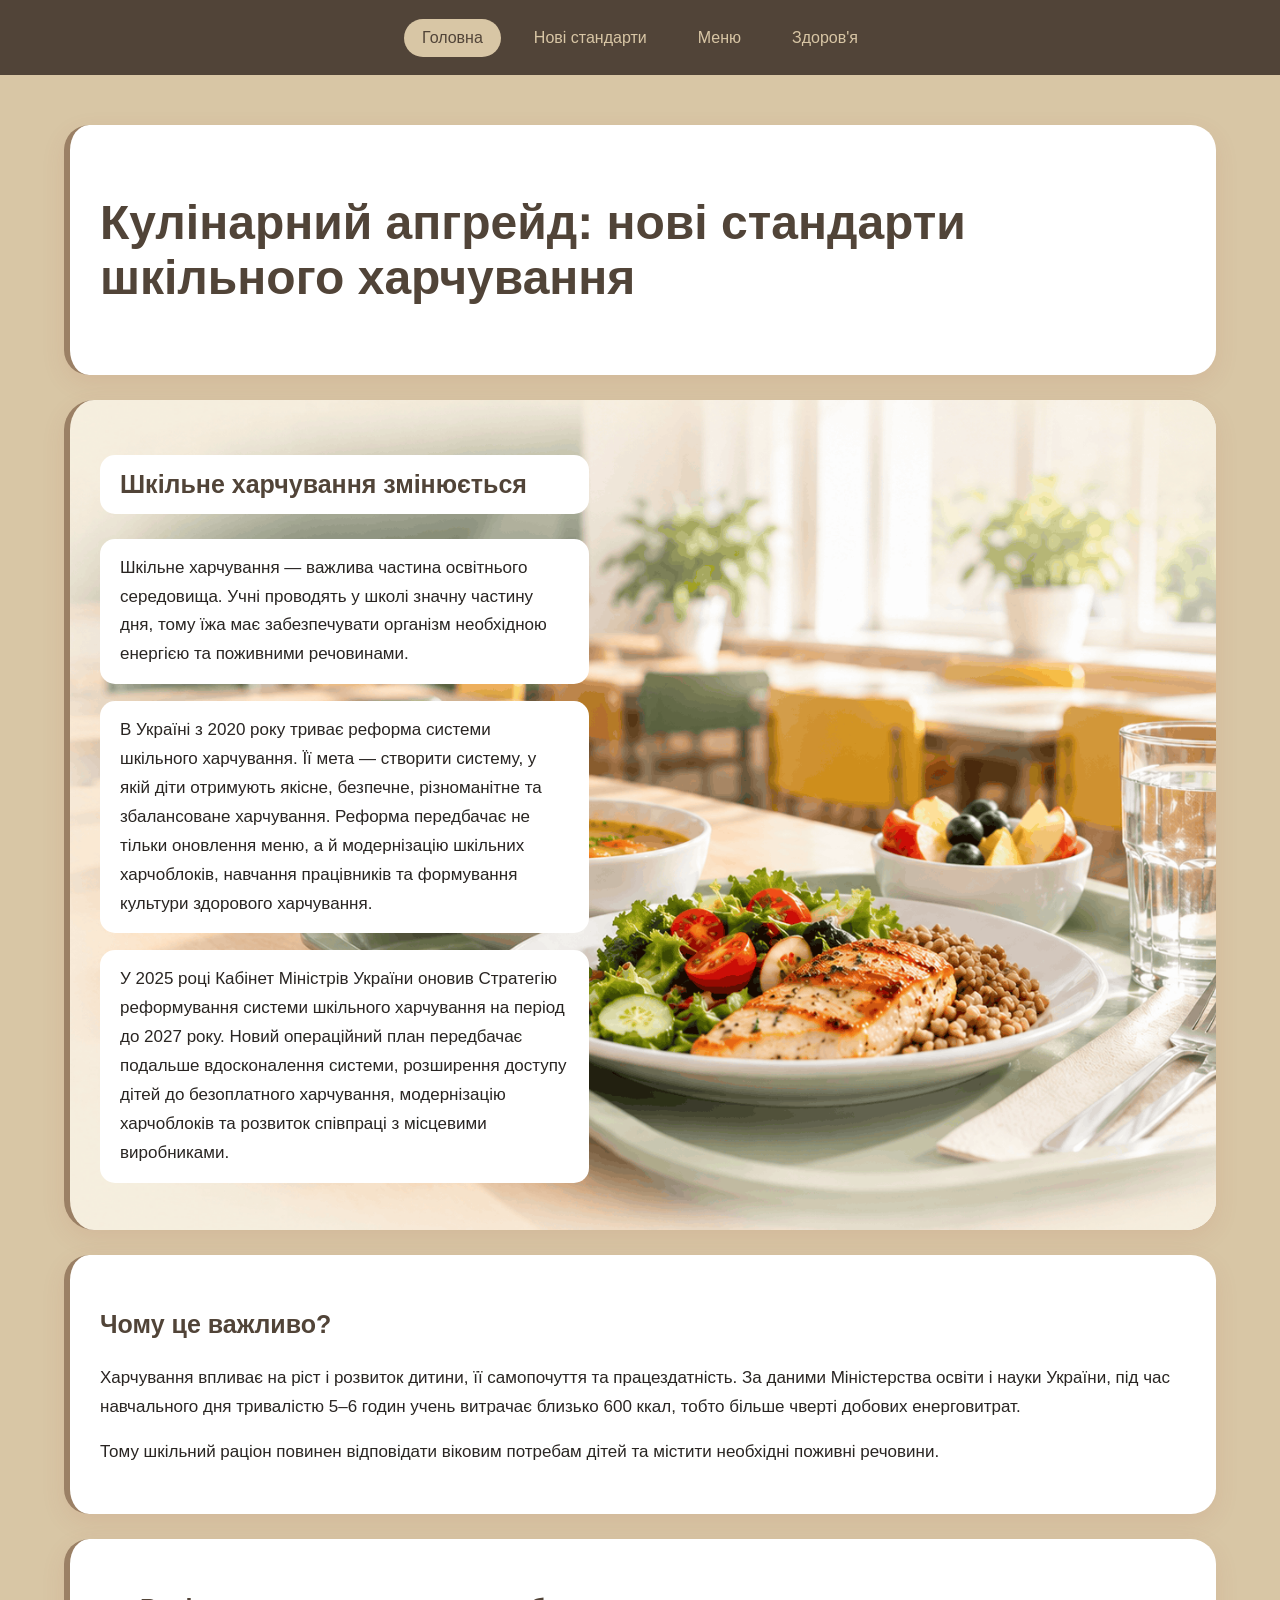
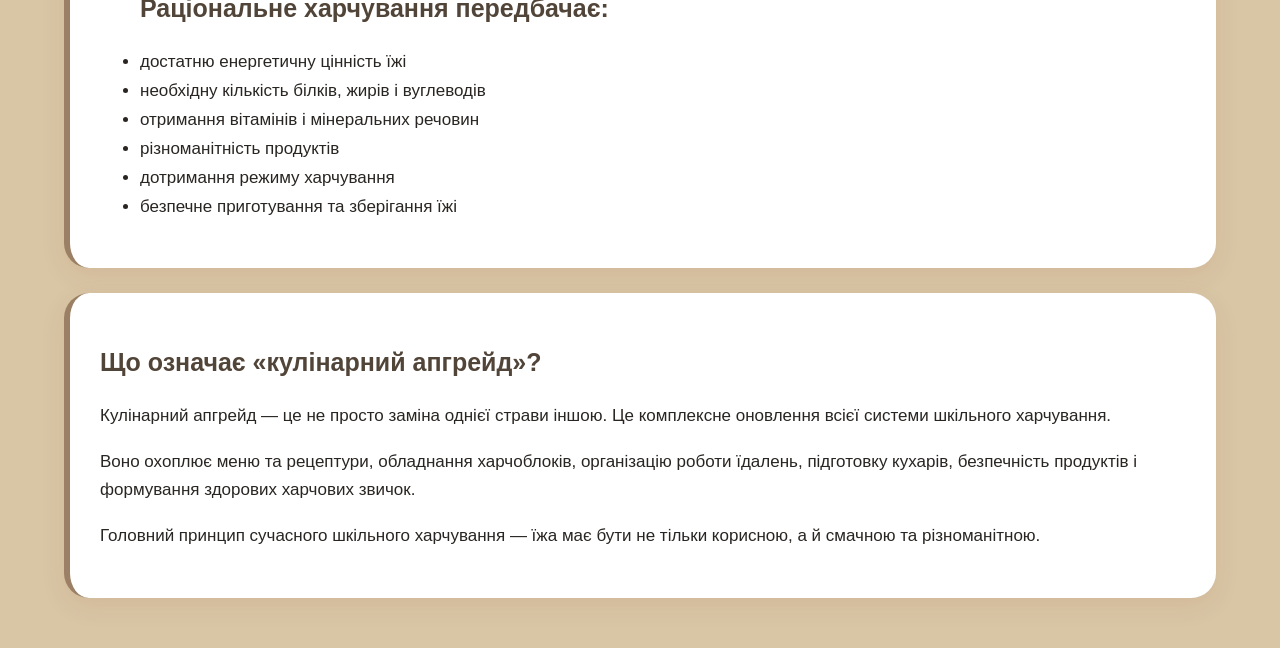
<file: index.html>
<!DOCTYPE html>
<html lang="uk">
<head>
    <meta charset="UTF-8">
    <meta name="viewport" content="width=device-width, initial-scale=1.0">
    <title>Culinary upgrade</title>
    <link rel="stylesheet" href="style.css">
</head>
<body>
    <header>
        <nav>
            <button class="menu-btn" aria-expanded="false">
                ☰
            </button>

            <div class="menu">
                <a href="index.html">Головна</a>
                <a href="standards.html">Нові стандарти</a>
                <a href="menu.html">Меню</a>
                <a href="health.html">Здоров'я</a>
            </div>
        </nav>
    </header>

    <section>
        <div>
            <h1>Кулінарний апгрейд: нові стандарти шкільного харчування</h1>
        </div>
            
        <div class="div1">
            <h3>Шкільне харчування змінюється</h3>
            <p>Шкільне харчування — важлива частина освітнього середовища. Учні проводять у школі значну частину дня, тому їжа має забезпечувати організм необхідною енергією та поживними речовинами.</p>
            <p>В Україні з 2020 року триває реформа системи шкільного харчування. Її мета — створити систему, у якій діти отримують якісне, безпечне, різноманітне та збалансоване харчування. Реформа передбачає не тільки оновлення меню, а й модернізацію шкільних харчоблоків, навчання працівників та формування культури здорового харчування.</p>
            <p>У 2025 році Кабінет Міністрів України оновив Стратегію реформування системи шкільного харчування на період до 2027 року. Новий операційний план передбачає подальше вдосконалення системи, розширення доступу дітей до безоплатного харчування, модернізацію харчоблоків та розвиток співпраці з місцевими виробниками.</p>
        </div>

        <div>
            <h3>Чому це важливо?</h3>
            <p>Харчування впливає на ріст і розвиток дитини, її самопочуття та працездатність. За даними Міністерства освіти і науки України, під час навчального дня тривалістю 5–6 годин учень витрачає близько 600 ккал, тобто більше чверті добових енерговитрат.</p>
            <p>Тому шкільний раціон повинен відповідати віковим потребам дітей та містити необхідні поживні речовини.</p>
        </div>

        <div>
            <ul><h3>Раціональне харчування передбачає:</h3>
                <li>достатню енергетичну цінність їжі</li>
                <li>необхідну кількість білків, жирів і вуглеводів</li>
                <li>отримання вітамінів і мінеральних речовин</li>
                <li>різноманітність продуктів</li>
                <li>дотримання режиму харчування</li>
                <li>безпечне приготування та зберігання їжі</li>
            </ul>
        </div>

        <div>    
            <h3>Що означає «кулінарний апгрейд»?</h3>
            <p>Кулінарний апгрейд — це не просто заміна однієї страви іншою. Це комплексне оновлення всієї системи шкільного харчування.</p>
            <p>Воно охоплює меню та рецептури, обладнання харчоблоків, організацію роботи їдалень, підготовку кухарів, безпечність продуктів і формування здорових харчових звичок.</p>
            <p>Головний принцип сучасного шкільного харчування — їжа має бути не тільки корисною, а й смачною та різноманітною.</p>
        </div>
    </section>


    <script src="script.js"></script>
</body>
</html>
</file>
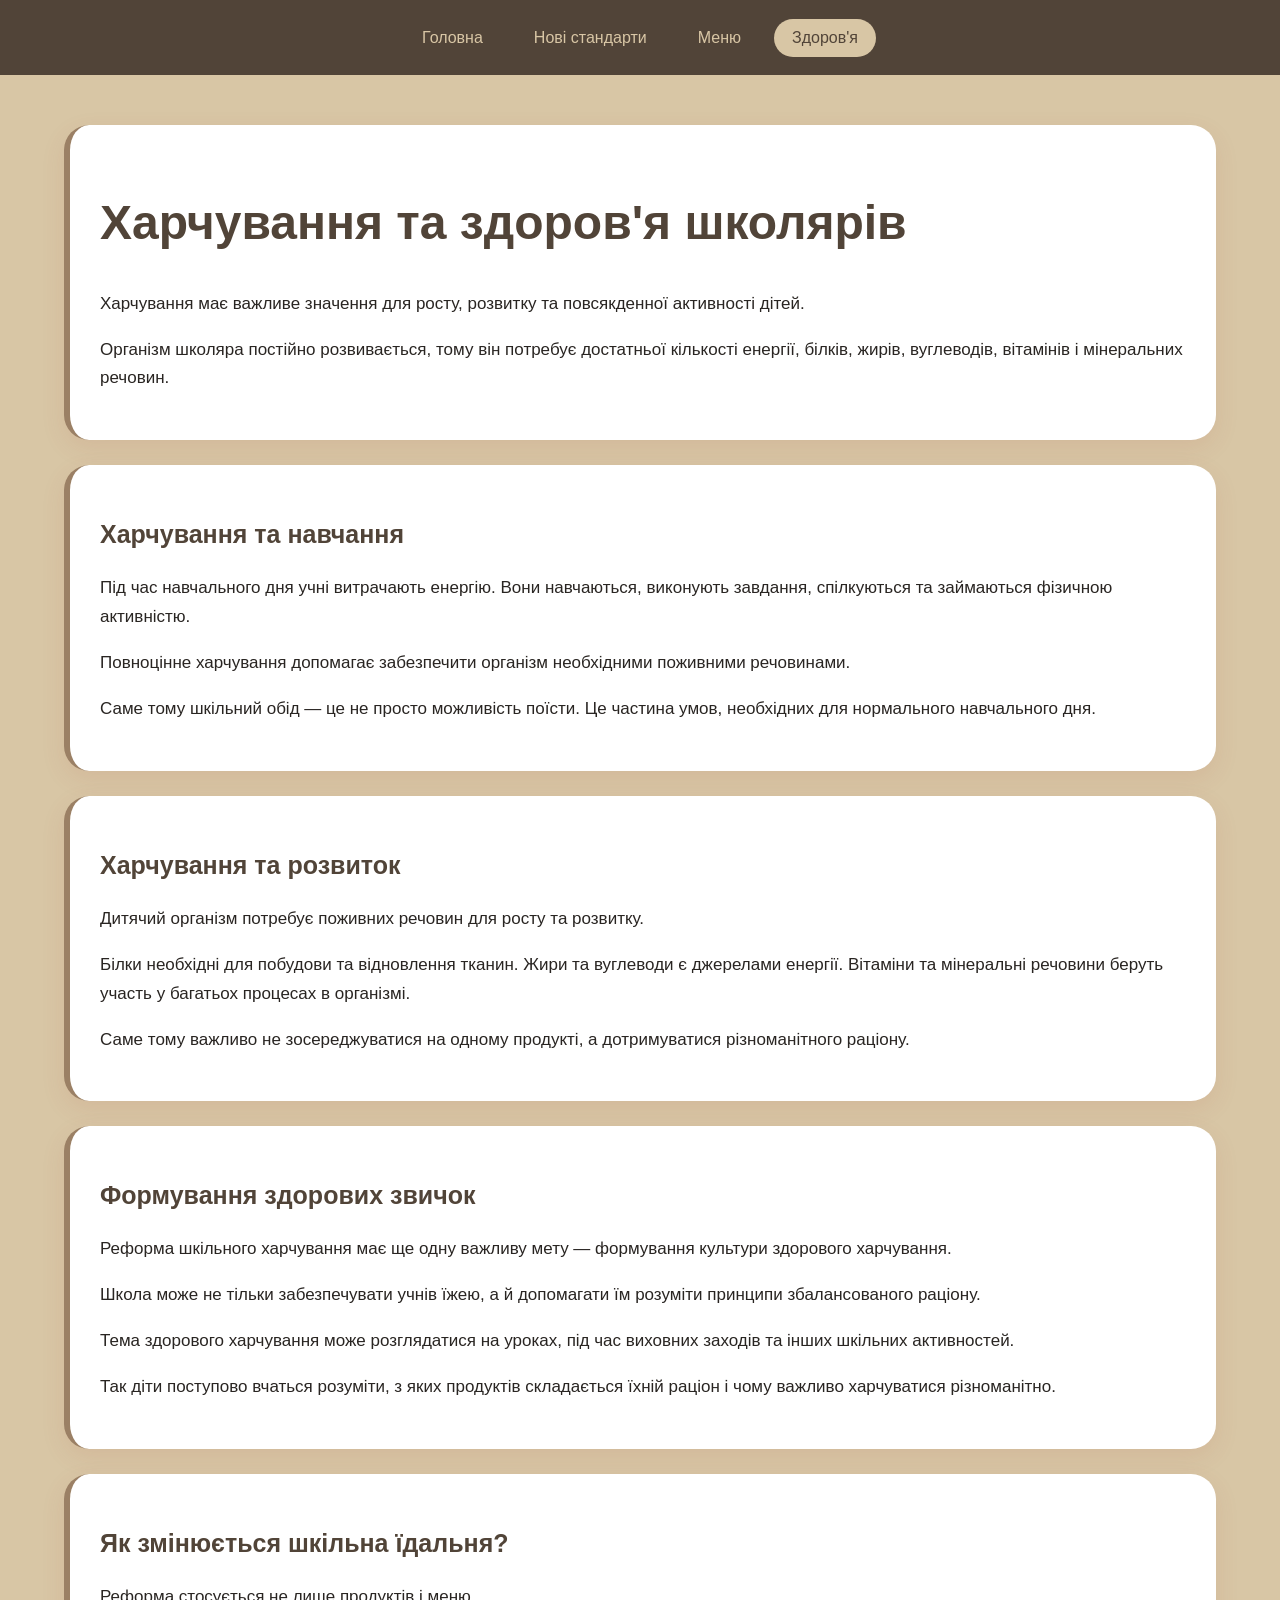
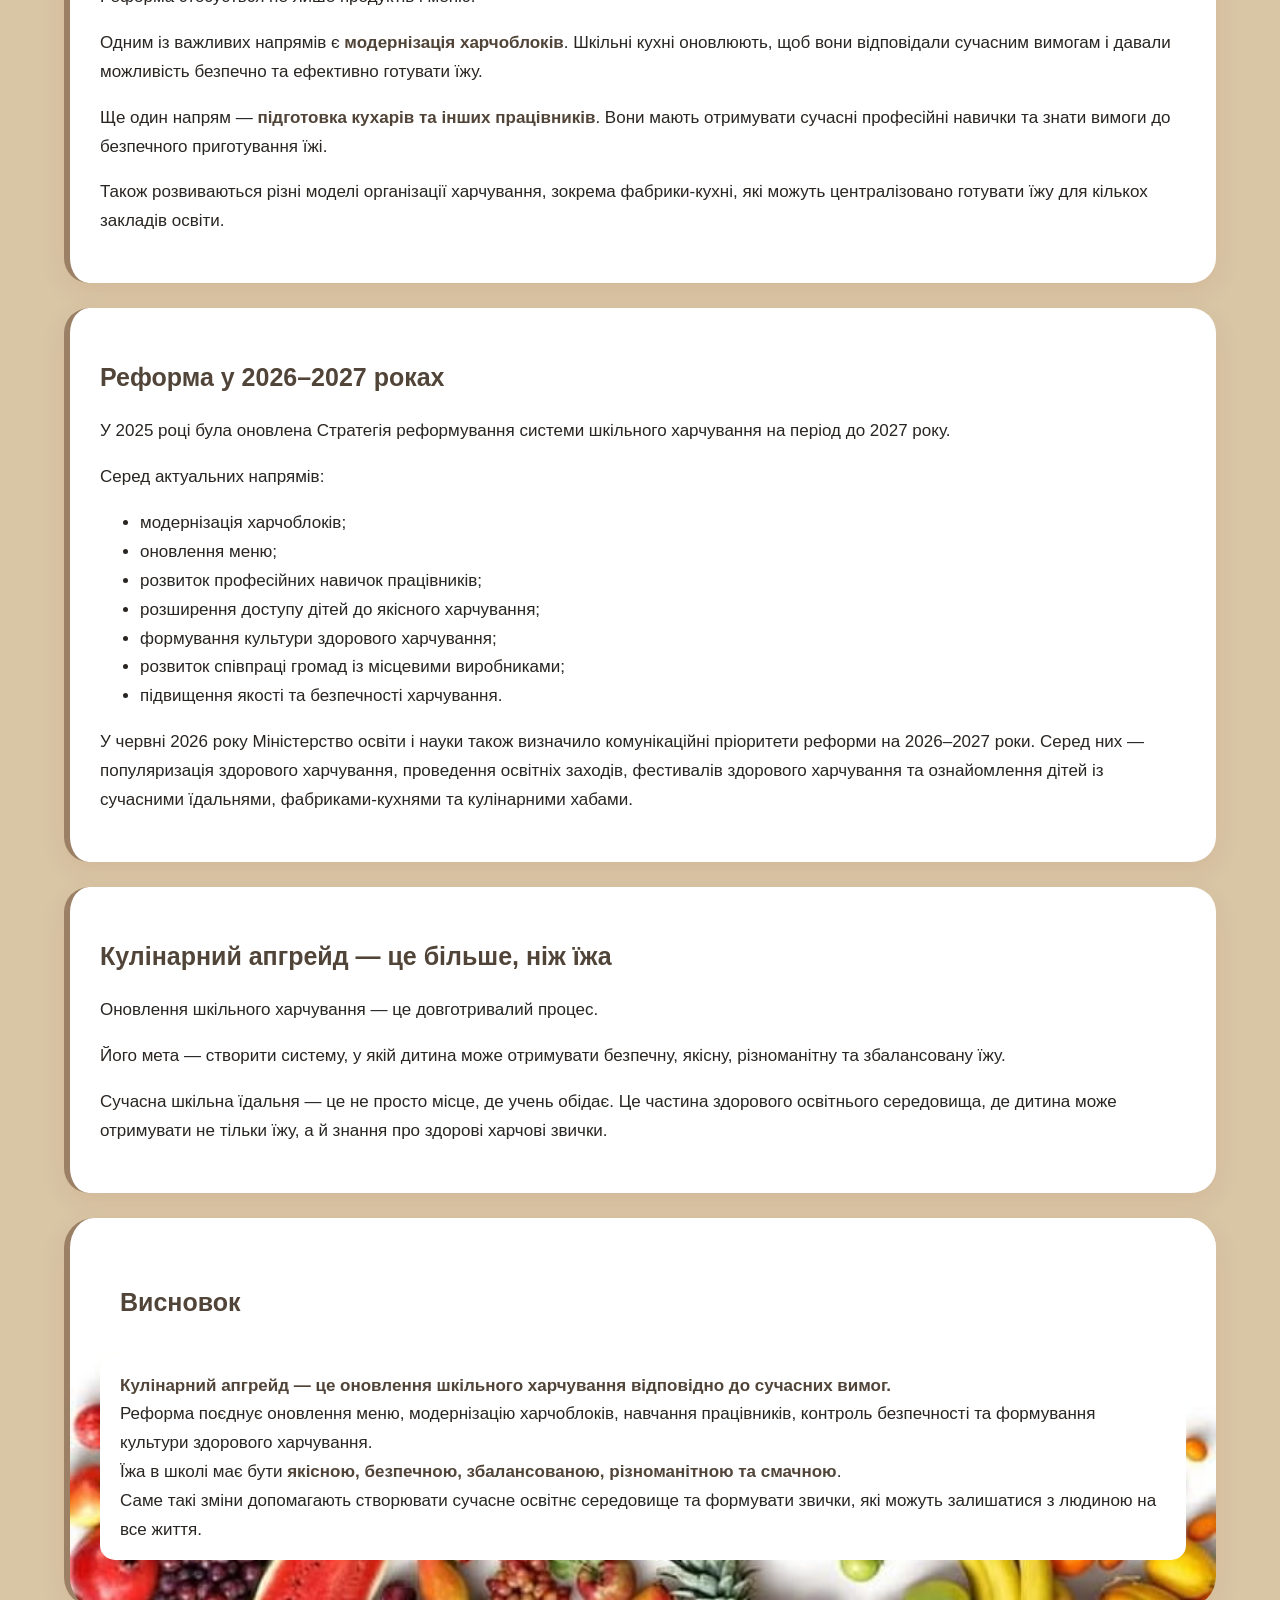
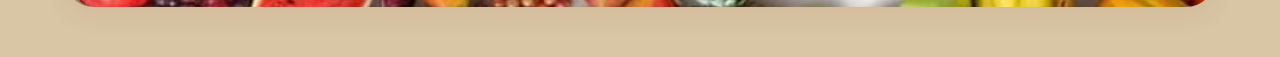
<file: health.html>
<!DOCTYPE html>
<html lang="uk">
<head>
    <meta charset="UTF-8">
    <meta name="viewport" content="width=device-width, initial-scale=1.0">
    <title>Culinary upgrade</title>
    <link rel="stylesheet" href="style.css">
</head>
<body>
    <header>
        <nav>
            <button class="menu-btn" aria-expanded="false">
                ☰
            </button>

            <div class="menu">
                <a href="index.html">Головна</a>
                <a href="standards.html">Нові стандарти</a>
                <a href="menu.html">Меню</a>
                <a href="health.html">Здоров'я</a>
            </div>
        </nav>
    </header>

    <section>
       
        <div>
            <h1>Харчування та здоров'я школярів</h1>
            <p>Харчування має важливе значення для росту, розвитку та повсякденної активності дітей.</p>
            <p>Організм школяра постійно розвивається, тому він потребує достатньої кількості енергії, білків, жирів, вуглеводів, вітамінів і мінеральних речовин.</p>
        </div>

        <div>
            <h3>Харчування та навчання</h3>
            <p>Під час навчального дня учні витрачають енергію. Вони навчаються, виконують завдання, спілкуються та займаються фізичною активністю.</p>
            <p>Повноцінне харчування допомагає забезпечити організм необхідними поживними речовинами.</p>
            <p>Саме тому шкільний обід — це не просто можливість поїсти. Це частина умов, необхідних для нормального навчального дня.</p>
        </div>

        <div>
            <h3>Харчування та розвиток</h3>
            <p>Дитячий організм потребує поживних речовин для росту та розвитку.</p>
            <p>Білки необхідні для побудови та відновлення тканин. Жири та вуглеводи є джерелами енергії. Вітаміни та мінеральні речовини беруть участь у багатьох процесах в організмі.</p>
            <p>Саме тому важливо не зосереджуватися на одному продукті, а дотримуватися різноманітного раціону.</p>
        </div>

        <div>
            <h3>Формування здорових звичок</h3>
            <p>Реформа шкільного харчування має ще одну важливу мету — формування культури здорового харчування.</p>
            <p>Школа може не тільки забезпечувати учнів їжею, а й допомагати їм розуміти принципи збалансованого раціону.</p>
            <p>Тема здорового харчування може розглядатися на уроках, під час виховних заходів та інших шкільних активностей.</p>
            <p>Так діти поступово вчаться розуміти, з яких продуктів складається їхній раціон і чому важливо харчуватися різноманітно.</p>
        </div>

        <div>
            <h3>Як змінюється шкільна їдальня?</h3>
            <p>Реформа стосується не лише продуктів і меню.</p>
            <p>Одним із важливих напрямів є <strong>модернізація харчоблоків</strong>. Шкільні кухні оновлюють, щоб вони відповідали сучасним вимогам і давали можливість безпечно та ефективно готувати їжу.</p>
            <p>Ще один напрям — <strong>підготовка кухарів та інших працівників</strong>. Вони мають отримувати сучасні професійні навички та знати вимоги до безпечного приготування їжі.</p>
            <p>Також розвиваються різні моделі організації харчування, зокрема фабрики-кухні, які можуть централізовано готувати їжу для кількох закладів освіти.</p>
        </div>

        <div>
            <h3>Реформа у 2026–2027 роках</h3>
            <p>У 2025 році була оновлена Стратегія реформування системи шкільного харчування на період до 2027 року.</p>

            <p>Серед актуальних напрямів:</p>

            <ul>
                <li>модернізація харчоблоків;</li>
                <li>оновлення меню;</li>
                <li>розвиток професійних навичок працівників;</li>
                <li>розширення доступу дітей до якісного харчування;</li>
                <li>формування культури здорового харчування;</li>
                <li>розвиток співпраці громад із місцевими виробниками;</li>
                <li>підвищення якості та безпечності харчування.</li>
            </ul>

            <p>У червні 2026 року Міністерство освіти і науки також визначило комунікаційні пріоритети реформи на 2026–2027 роки. Серед них — популяризація здорового харчування, проведення освітніх заходів, фестивалів здорового харчування та ознайомлення дітей із сучасними їдальнями, фабриками-кухнями та кулінарними хабами.</p>
        </div>

        <div>
            <h3>Кулінарний апгрейд — це більше, ніж їжа</h3>
            <p>Оновлення шкільного харчування — це довготривалий процес.</p>
            <p>Його мета — створити систему, у якій дитина може отримувати безпечну, якісну, різноманітну та збалансовану їжу.</p>
            <p>Сучасна шкільна їдальня — це не просто місце, де учень обідає. Це частина здорового освітнього середовища, де дитина може отримувати не тільки їжу, а й знання про здорові харчові звички.</p>
        </div>

        <div class="div7">
            <h3>Висновок</h3>
            <p><strong>Кулінарний апгрейд — це оновлення шкільного харчування відповідно до сучасних вимог.</strong><br>
                Реформа поєднує оновлення меню, модернізацію харчоблоків, навчання працівників, контроль безпечності та формування культури здорового харчування.<br>
                Їжа в школі має бути <strong>якісною, безпечною, збалансованою, різноманітною та смачною</strong>.<br>
                Саме такі зміни допомагають створювати сучасне освітнє середовище та формувати звички, які можуть залишатися з людиною на все життя.</p>
        </div>

    </section>


    <script src="script.js"></script>
</body>
</html>
</file>
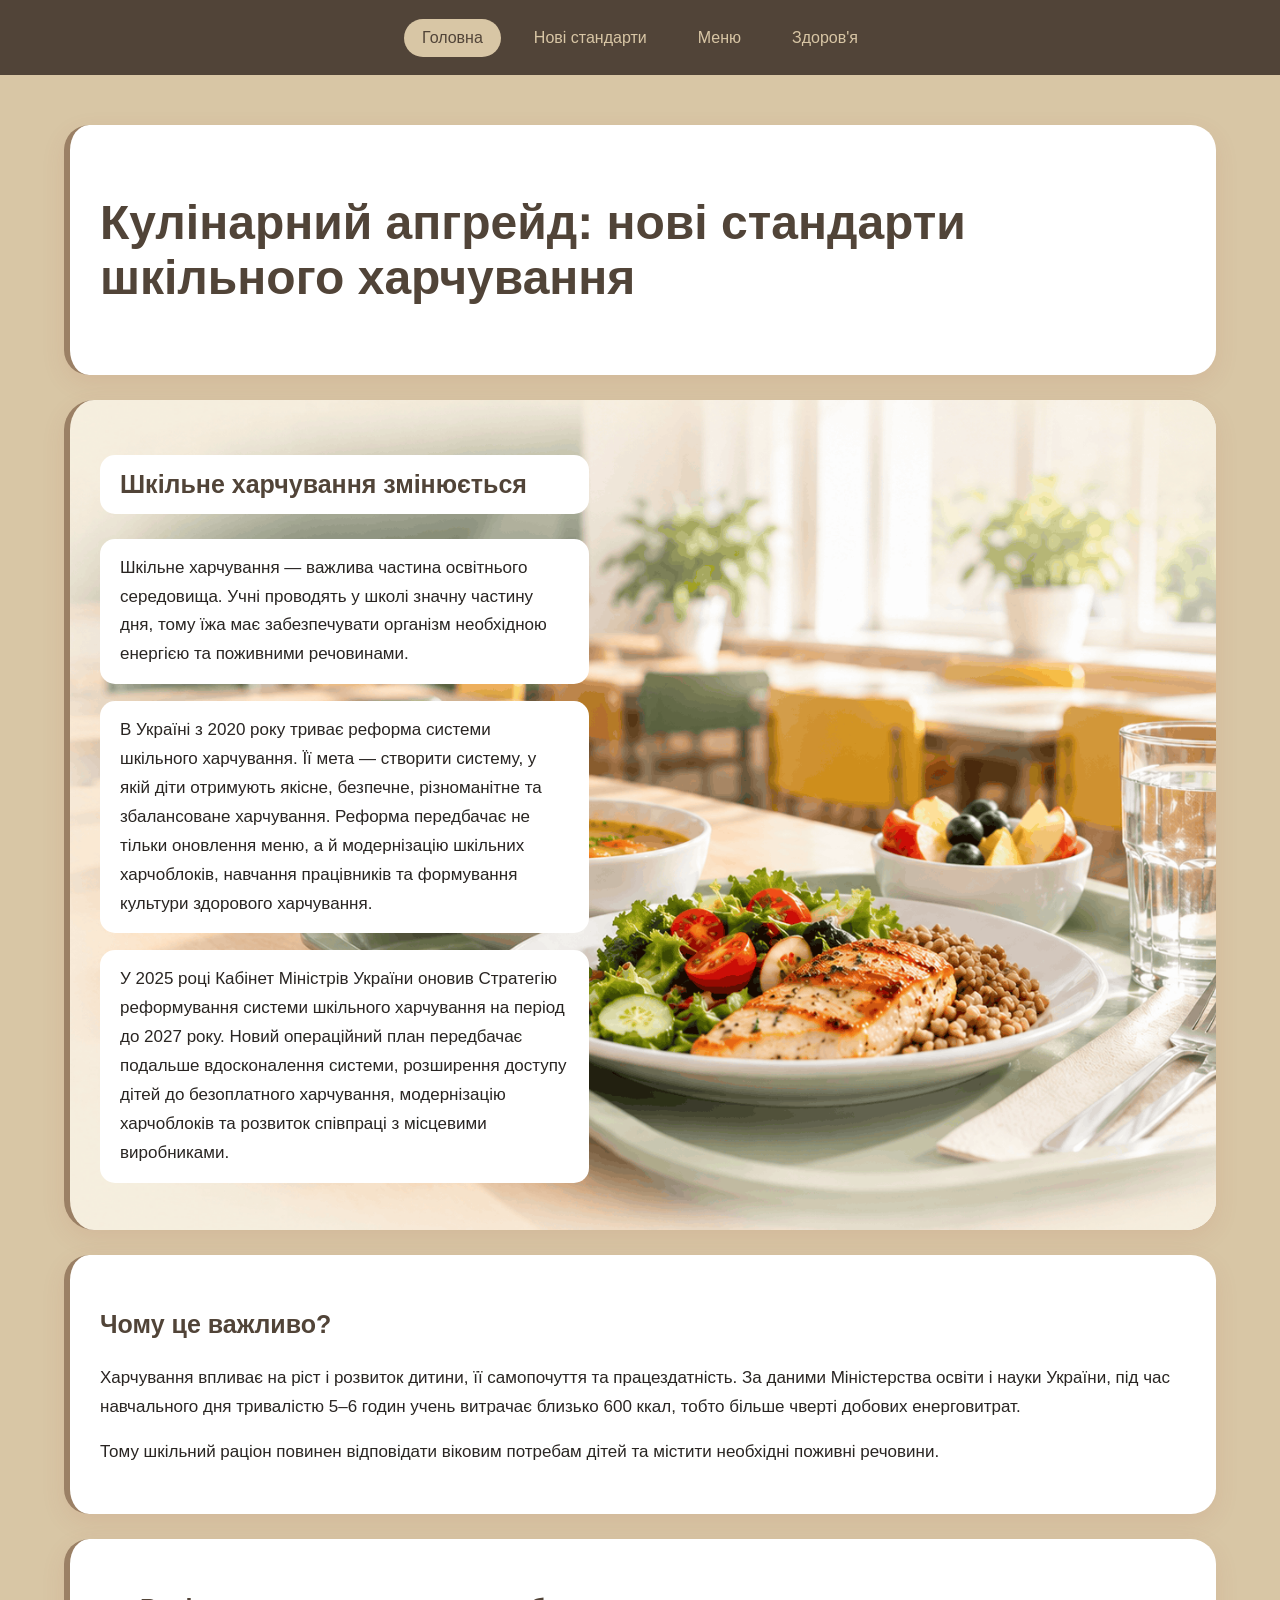
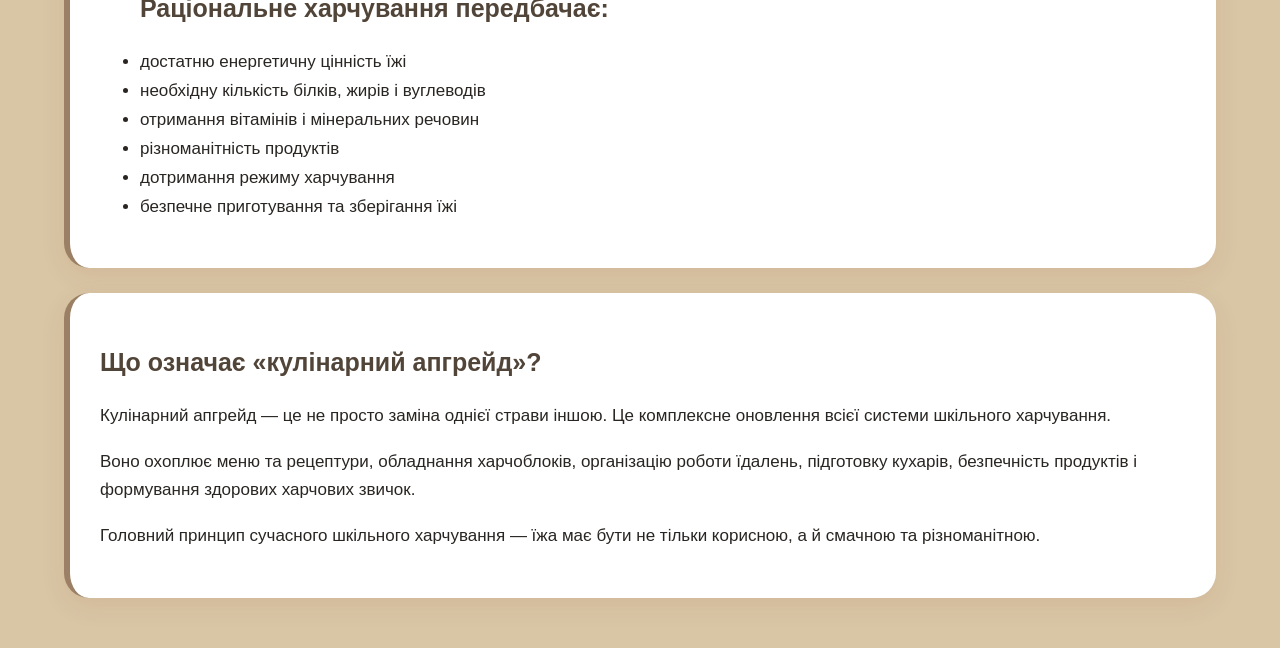
<file: main.html>
<!DOCTYPE html>
<html lang="ua">
<head>
    <meta charset="UTF-8">
    <meta name="viewport" content="width=device-width, initial-scale=1.0">
    <title>Culinary upgrade</title>
    <link rel="stylesheet" href="style.css">
</head>
<body>
    <header>
        <nav>
            <button class="menu-btn" aria-expanded="false">
                ☰
            </button>

            <div class="menu">
                <a href="main.html">Головна</a>
                <a href="standards.html">Нові стандарти</a>
                <a href="menu.html">Меню</a>
                <a href="health.html">Здоров'я</a>
            </div>
        </nav>
    </header>

    <section>
        <div>
            <h1>Кулінарний апгрейд: нові стандарти шкільного харчування</h1>
        </div>
            
        <div class="div1">
            <h3>Шкільне харчування змінюється</h3>
            <p>Шкільне харчування — важлива частина освітнього середовища. Учні проводять у школі значну частину дня, тому їжа має забезпечувати організм необхідною енергією та поживними речовинами.</p>
            <p>В Україні з 2020 року триває реформа системи шкільного харчування. Її мета — створити систему, у якій діти отримують якісне, безпечне, різноманітне та збалансоване харчування. Реформа передбачає не тільки оновлення меню, а й модернізацію шкільних харчоблоків, навчання працівників та формування культури здорового харчування.</p>
            <p>У 2025 році Кабінет Міністрів України оновив Стратегію реформування системи шкільного харчування на період до 2027 року. Новий операційний план передбачає подальше вдосконалення системи, розширення доступу дітей до безоплатного харчування, модернізацію харчоблоків та розвиток співпраці з місцевими виробниками.</p>
        </div>

        <div>
            <h3>Чому це важливо?</h3>
            <p>Харчування впливає на ріст і розвиток дитини, її самопочуття та працездатність. За даними Міністерства освіти і науки України, під час навчального дня тривалістю 5–6 годин учень витрачає близько 600 ккал, тобто більше чверті добових енерговитрат.</p>
            <p>Тому шкільний раціон повинен відповідати віковим потребам дітей та містити необхідні поживні речовини.</p>
        </div>

        <div>
            <ul><h3>Раціональне харчування передбачає:</h3>
                <li>достатню енергетичну цінність їжі</li>
                <li>необхідну кількість білків, жирів і вуглеводів</li>
                <li>отримання вітамінів і мінеральних речовин</li>
                <li>різноманітність продуктів</li>
                <li>дотримання режиму харчування</li>
                <li>безпечне приготування та зберігання їжі</li>
            </ul>
        </div>

        <div>    
            <h3>Що означає «кулінарний апгрейд»?</h3>
            <p>Кулінарний апгрейд — це не просто заміна однієї страви іншою. Це комплексне оновлення всієї системи шкільного харчування.</p>
            <p>Воно охоплює меню та рецептури, обладнання харчоблоків, організацію роботи їдалень, підготовку кухарів, безпечність продуктів і формування здорових харчових звичок.</p>
            <p>Головний принцип сучасного шкільного харчування — їжа має бути не тільки корисною, а й смачною та різноманітною.</p>
        </div>
    </section>


    <script src="script.js"></script>
</body>
</html>
</file>
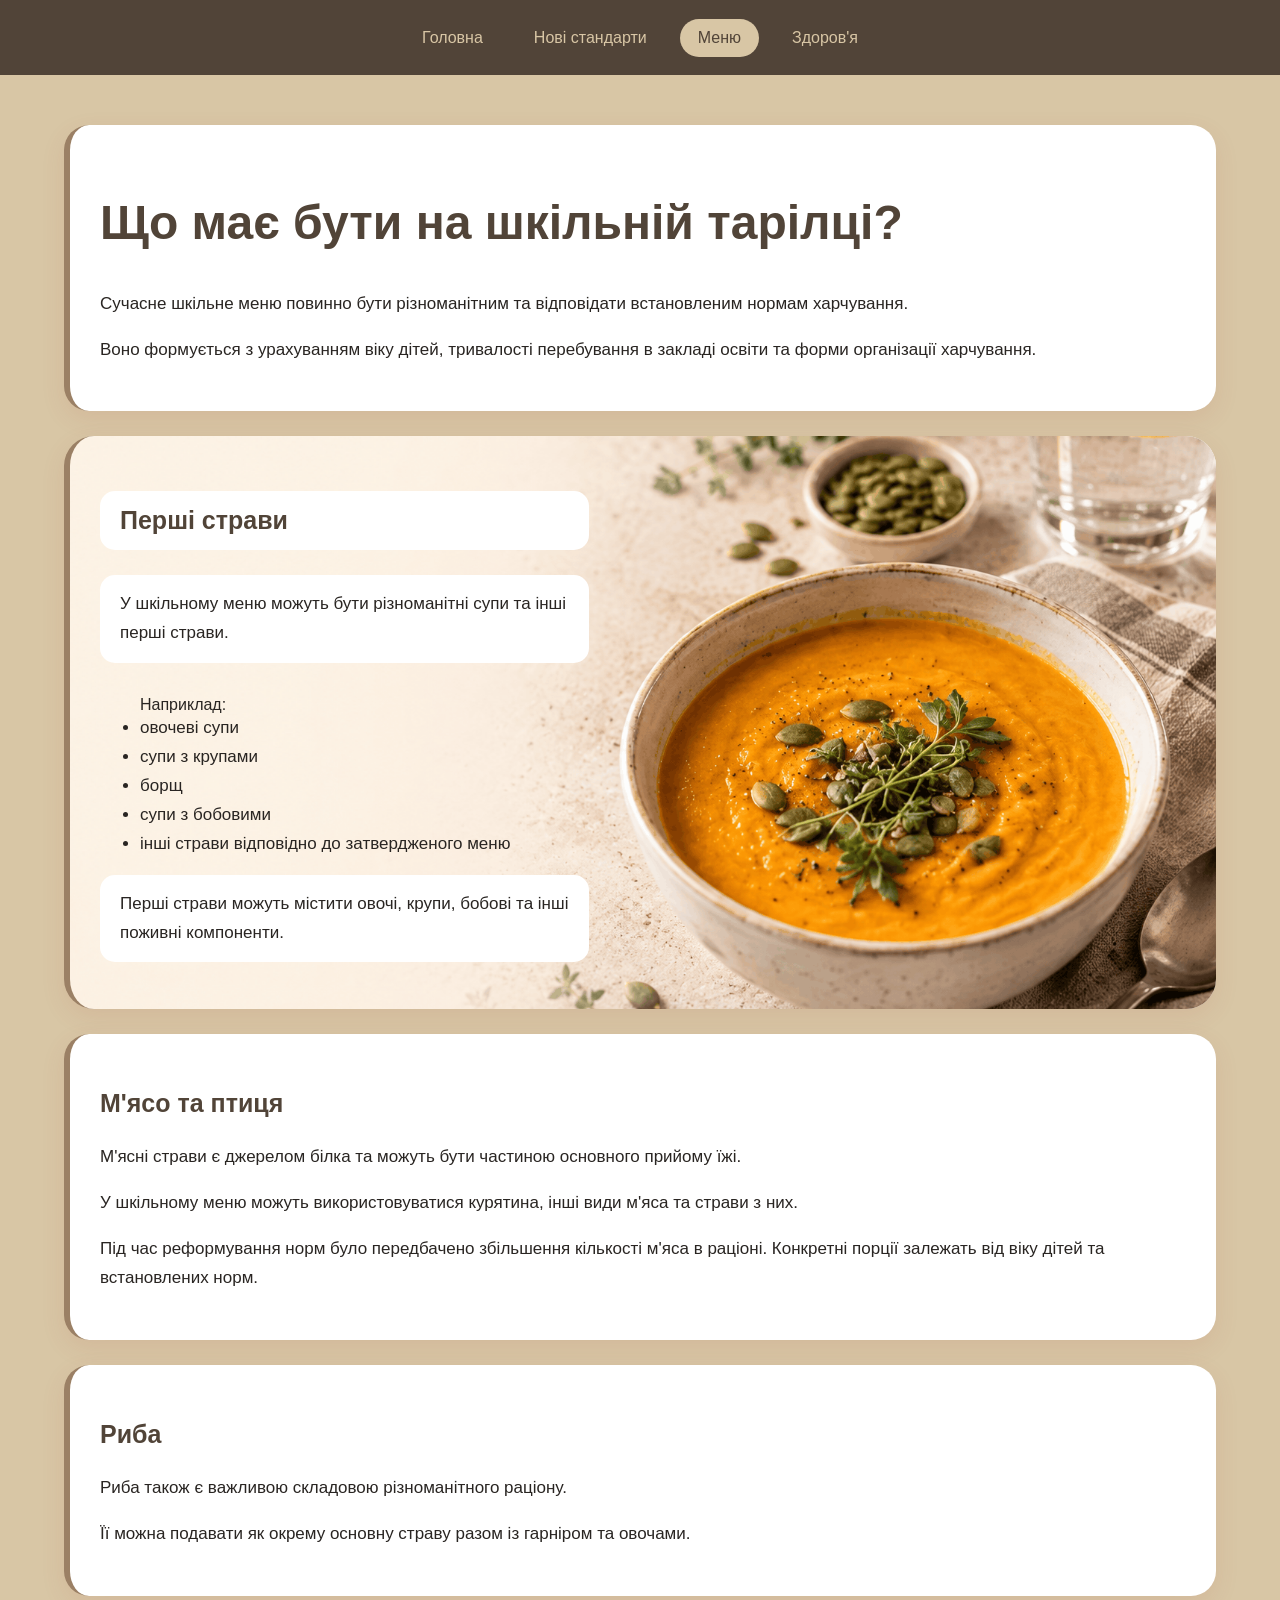
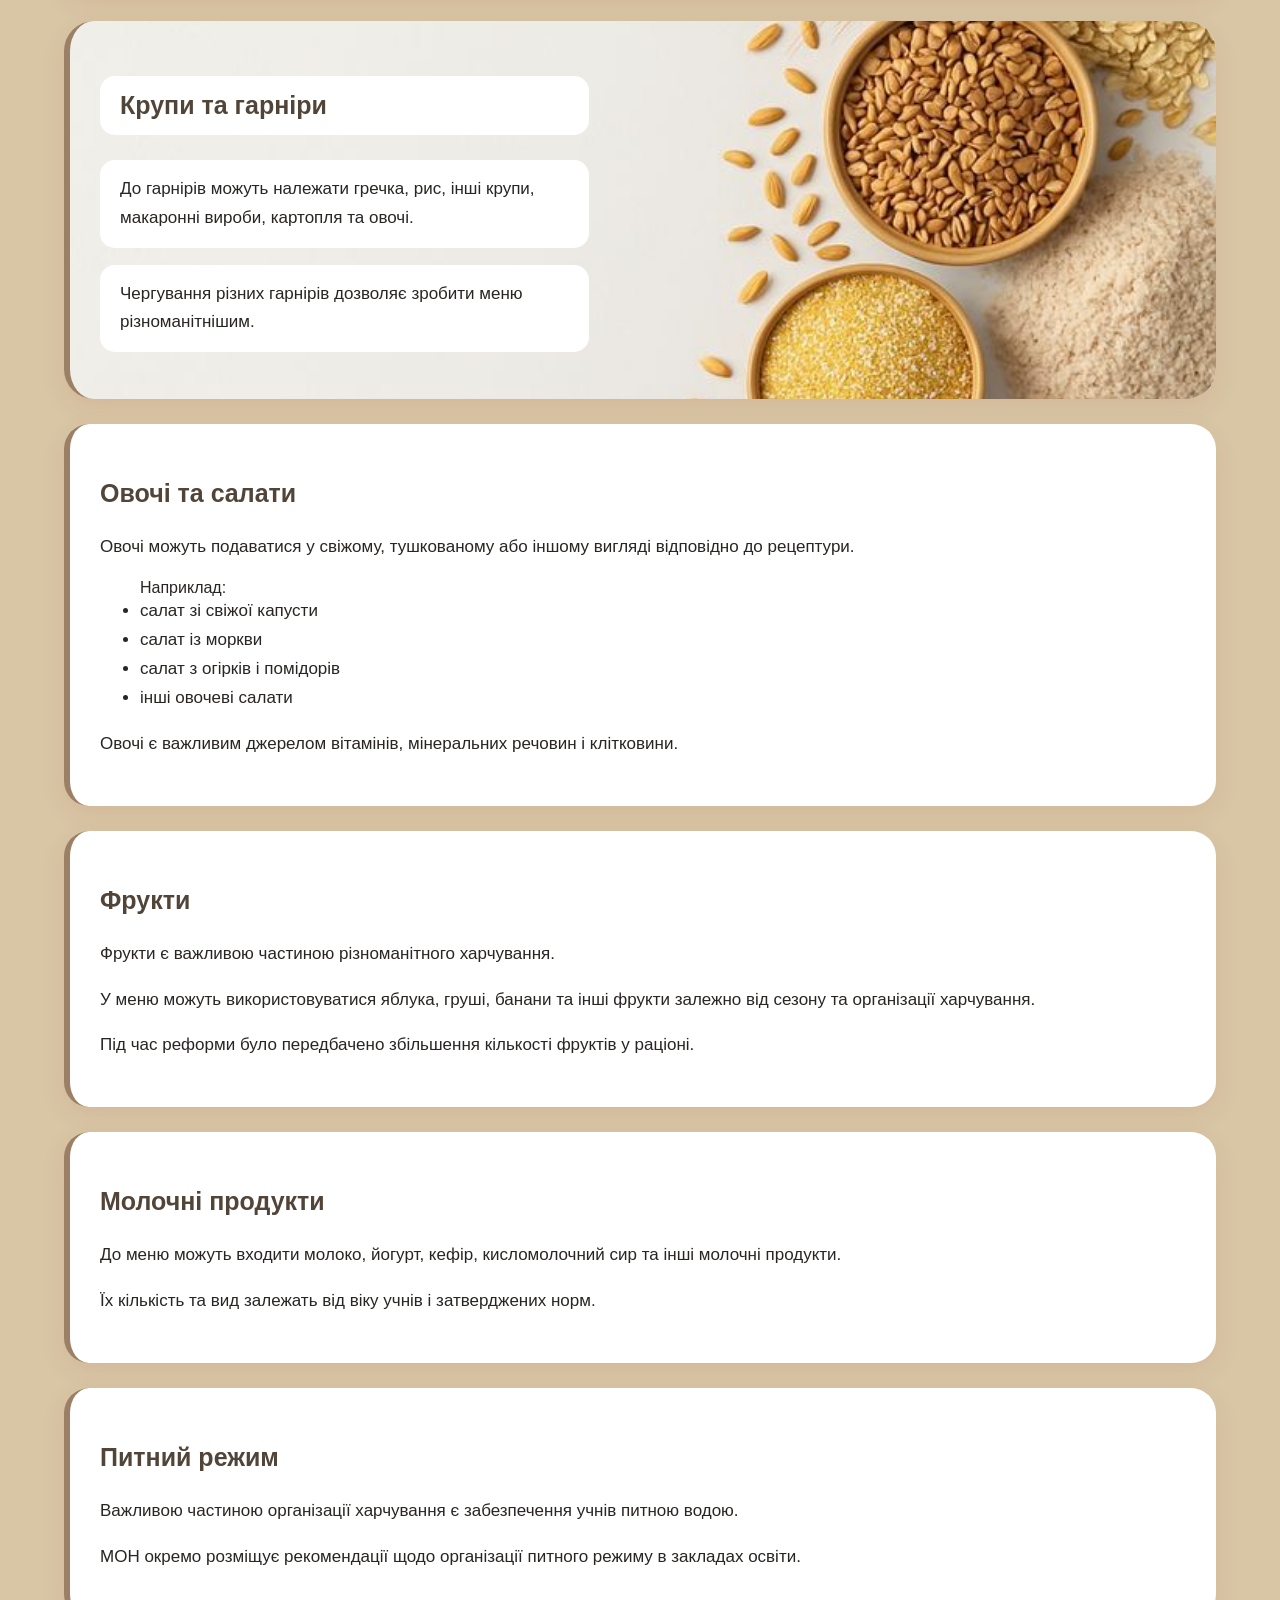
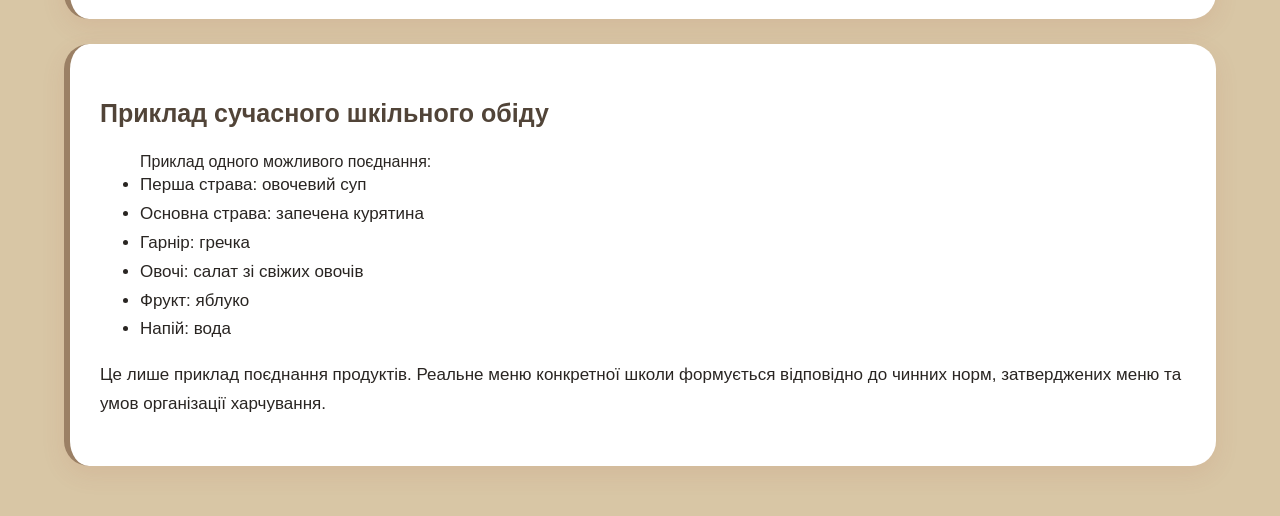
<file: menu.html>
<!DOCTYPE html>
<html lang="uk">
<head>
    <meta charset="UTF-8">
    <meta name="viewport" content="width=device-width, initial-scale=1.0">
    <title>Culinary upgrade</title>
    <link rel="stylesheet" href="style.css">
</head>
<body>
    <header>
        <nav>
            <button class="menu-btn" aria-expanded="false">
                ☰
            </button>

            <div class="menu">
                <a href="index.html">Головна</a>
                <a href="standards.html">Нові стандарти</a>
                <a href="menu.html">Меню</a>
                <a href="health.html">Здоров'я</a>
            </div>
        </nav>
    </header>

    <section>
        <div>
            <h1>Що має бути на шкільній тарілці?</h1>
            <p>Сучасне шкільне меню повинно бути різноманітним та відповідати встановленим нормам харчування.</p>
            <p>Воно формується з урахуванням віку дітей, тривалості перебування в закладі освіти та форми організації харчування.</p>
        </div>

        <div class="div9">
            <h3>Перші страви</h3>
            <p>У шкільному меню можуть бути різноманітні супи та інші перші страви.</p>
            <ul>Наприклад:
                <li>овочеві супи</li>
                <li>супи з крупами</li>
                <li>борщ</li>
                <li>супи з бобовими</li>
                <li>інші страви відповідно до затвердженого меню</li>
            </ul>
            <p>Перші страви можуть містити овочі, крупи, бобові та інші поживні компоненти.</p>
        </div>

        <div>
            <h3>М'ясо та птиця</h3>
            <p>М'ясні страви є джерелом білка та можуть бути частиною основного прийому їжі.</p>
            <p>У шкільному меню можуть використовуватися курятина, інші види м'яса та страви з них.</p>
            <p>Під час реформування норм було передбачено збільшення кількості м'яса в раціоні. Конкретні порції залежать від віку дітей та встановлених норм.</p>
        </div>

        <div>
            <h3>Риба</h3>
            <p>Риба також є важливою складовою різноманітного раціону.</p>
            <p>Її можна подавати як окрему основну страву разом із гарніром та овочами.</p>
        </div>
        
        <div class="div8">
            <h3>Крупи та гарніри</h3>
            <p>До гарнірів можуть належати гречка, рис, інші крупи, макаронні вироби, картопля та овочі.</p>
            <p>Чергування різних гарнірів дозволяє зробити меню різноманітнішим.</p>
        </div>

        <div>
            <h3>Овочі та салати</h3>
            <p>Овочі можуть подаватися у свіжому, тушкованому або іншому вигляді відповідно до рецептури.</p>
            <ul>Наприклад:
                <li>салат зі свіжої капусти</li>
                <li>салат із моркви</li>
                <li>салат з огірків і помідорів</li>
                <li>інші овочеві салати</li>
            </ul>
            <p>Овочі є важливим джерелом вітамінів, мінеральних речовин і клітковини.</p>
        </div>

        <div>
            <h3>Фрукти</h3>
            <p>Фрукти є важливою частиною різноманітного харчування.</p>
            <p>У меню можуть використовуватися яблука, груші, банани та інші фрукти залежно від сезону та організації харчування.</p>
            <p>Під час реформи було передбачено збільшення кількості фруктів у раціоні.</p>
        </div>

        <div>
            <h3>Молочні продукти</h3>
            <p>До меню можуть входити молоко, йогурт, кефір, кисломолочний сир та інші молочні продукти.</p>
            <p>Їх кількість та вид залежать від віку учнів і затверджених норм.</p>
        </div>

        <div>
            <h3>Питний режим</h3>
            <p>Важливою частиною організації харчування є забезпечення учнів питною водою.</p>
            <p>МОН окремо розміщує рекомендації щодо організації питного режиму в закладах освіти.</p>
        </div>

        <div>
            <h3>Приклад сучасного шкільного обіду</h3>
            <ul>Приклад одного можливого поєднання:
                <li>Перша страва: овочевий суп</li>
                <li>Основна страва: запечена курятина</li>
                <li>Гарнір: гречка</li>
                <li>Овочі: салат зі свіжих овочів</li>
                <li>Фрукт: яблуко</li>
                <li>Напій: вода</li>
            </ul>
            <p>Це лише приклад поєднання продуктів. Реальне меню конкретної школи формується відповідно до чинних норм, затверджених меню та умов організації харчування.</p>
        </div>
    </section>


    <script src="script.js"></script>
</body>
</html>
</file>
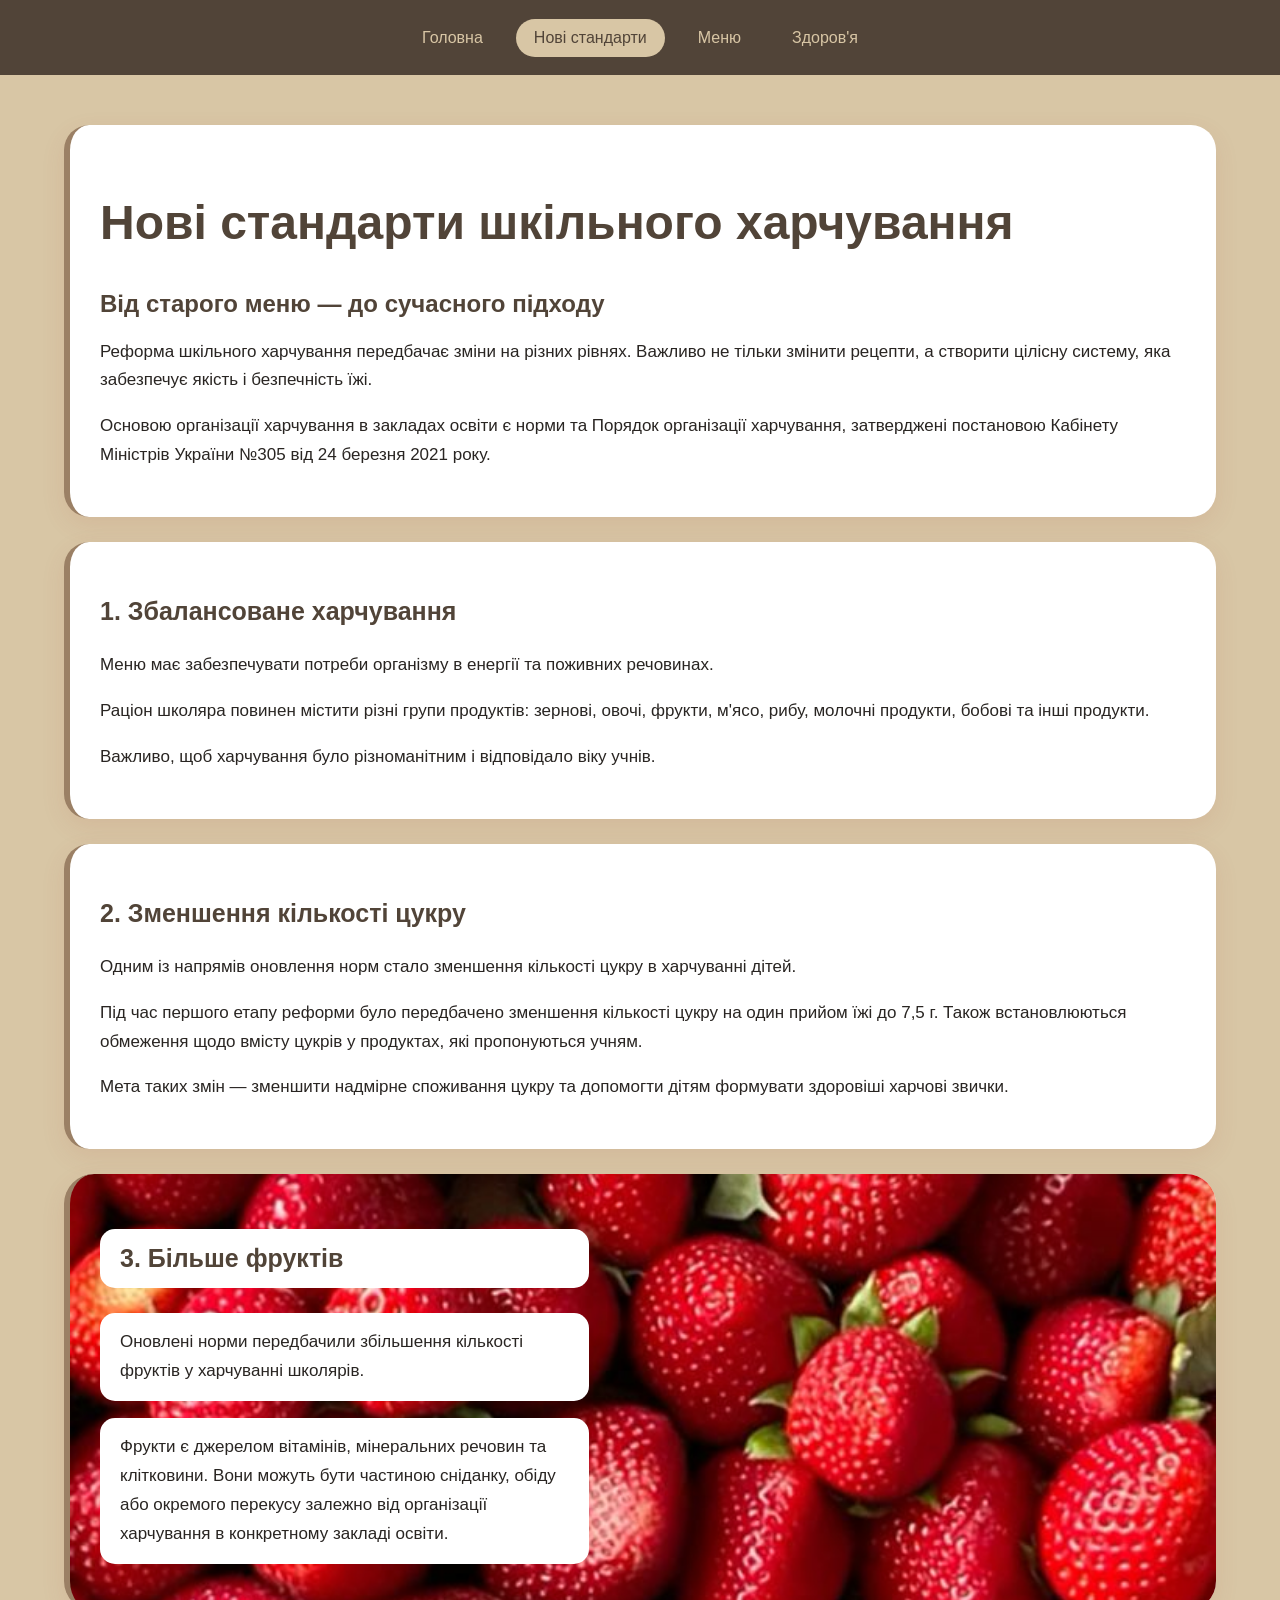
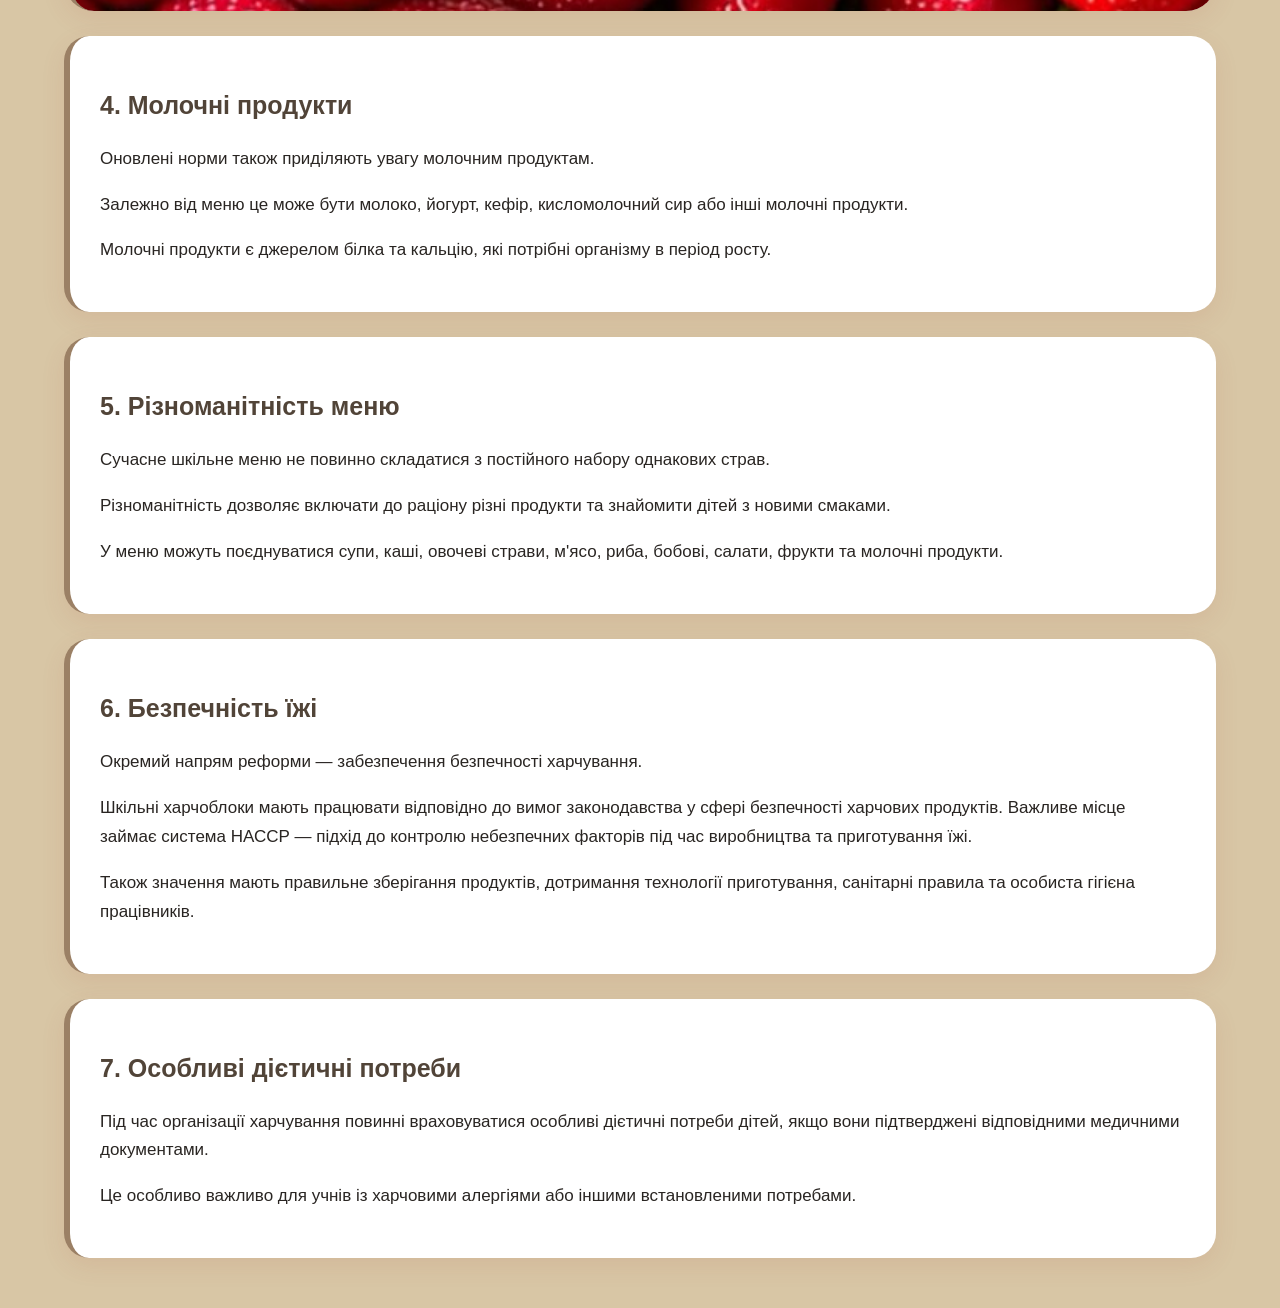
<file: standards.html>
<!DOCTYPE html>
<html lang="uk">
<head>
    <meta charset="UTF-8">
    <meta name="viewport" content="width=device-width, initial-scale=1.0">
    <title>Culinary upgrade</title>
    <link rel="stylesheet" href="style.css">
</head>
<body>
    <header>
        <nav>
            <button class="menu-btn" aria-expanded="false">
                ☰
            </button>

            <div class="menu">
                <a href="index.html">Головна</a>
                <a href="standards.html">Нові стандарти</a>
                <a href="menu.html">Меню</a>
                <a href="health.html">Здоров'я</a>
            </div>
        </nav>
    </header>

    <section>
        <div>
            <h1>Нові стандарти шкільного харчування</h1>
            <h2>Від старого меню — до сучасного підходу</h2>
            <p>Реформа шкільного харчування передбачає зміни на різних рівнях. Важливо не тільки змінити рецепти, а створити цілісну систему, яка забезпечує якість і безпечність їжі.</p>
            <p>Основою організації харчування в закладах освіти є норми та Порядок організації харчування, затверджені постановою Кабінету Міністрів України №305 від 24 березня 2021 року.</p>
        </div>

        <div>
            <h3>1. Збалансоване харчування</h3>
            <p>Меню має забезпечувати потреби організму в енергії та поживних речовинах.</p>
            <p>Раціон школяра повинен містити різні групи продуктів: зернові, овочі, фрукти, м'ясо, рибу, молочні продукти, бобові та інші продукти.</p>
            <p>Важливо, щоб харчування було різноманітним і відповідало віку учнів.</p>
        </div>

        <div>
            <h3>2. Зменшення кількості цукру</h3>
            <p>Одним із напрямів оновлення норм стало зменшення кількості цукру в харчуванні дітей.</p>
            <p>Під час першого етапу реформи було передбачено зменшення кількості цукру на один прийом їжі до 7,5 г. Також встановлюються обмеження щодо вмісту цукрів у продуктах, які пропонуються учням.</p>
            <p>Мета таких змін — зменшити надмірне споживання цукру та допомогти дітям формувати здоровіші харчові звички.</p>
        </div>

        <div class="div10">
            <h3>3. Більше фруктів</h3>
            <p>Оновлені норми передбачили збільшення кількості фруктів у харчуванні школярів.</p>
            <p>Фрукти є джерелом вітамінів, мінеральних речовин та клітковини. Вони можуть бути частиною сніданку, обіду або окремого перекусу залежно від організації харчування в конкретному закладі освіти.</p>
        </div>

        <div>
            <h3>4. Молочні продукти</h3>
            <p>Оновлені норми також приділяють увагу молочним продуктам.</p>
            <p>Залежно від меню це може бути молоко, йогурт, кефір, кисломолочний сир або інші молочні продукти.</p>
            <p>Молочні продукти є джерелом білка та кальцію, які потрібні організму в період росту.</p>
        </div>

        <div>
            <h3>5. Різноманітність меню</h3>
            <p>Сучасне шкільне меню не повинно складатися з постійного набору однакових страв.</p>
            <p>Різноманітність дозволяє включати до раціону різні продукти та знайомити дітей з новими смаками.</p>
            <p>У меню можуть поєднуватися супи, каші, овочеві страви, м'ясо, риба, бобові, салати, фрукти та молочні продукти.</p>
        </div
        >
        <div>
            <h3>6. Безпечність їжі</h3>
            <p>Окремий напрям реформи — забезпечення безпечності харчування.</p>
            <p>Шкільні харчоблоки мають працювати відповідно до вимог законодавства у сфері безпечності харчових продуктів. Важливе місце займає система НАССР — підхід до контролю небезпечних факторів під час виробництва та приготування їжі.</p>
            <p>Також значення мають правильне зберігання продуктів, дотримання технології приготування, санітарні правила та особиста гігієна працівників.</p>
        </div>

        <div>
            <h3>7. Особливі дієтичні потреби</h3>
            <p>Під час організації харчування повинні враховуватися особливі дієтичні потреби дітей, якщо вони підтверджені відповідними медичними документами.</p>
            <p>Це особливо важливо для учнів із харчовими алергіями або іншими встановленими потребами.</p>
        </div>   
    </section>


    <script src="script.js"></script>
</body>
</html>
</file>
<file: style.css>
* {
    box-sizing: border-box;
}

body {
    margin: 0;
    background: #D8C6A5;
    color: #292522;
    font-family: Arial, sans-serif;
}

header {
    position: sticky;
    top: 0;
    z-index: 10;
    width: 100%;
    height: 75px;
    background: #514438;
    display: flex;
    align-items: center;
    justify-content: center;
}

nav {
    display: flex;
    align-items: center;
    gap: 15px;
}

nav a {
    color: #D8C6A5;
    text-decoration: none;
    padding: 10px 18px;
    border-radius: 20px;
    transition: 0.3s;
}

nav a:hover {
    background: #D8C6A5;
    color: #292522;
}

section {
    width: 90%;
    max-width: 1200px;
    margin: 50px auto;
}

section > div {
    background: #FFFFFF;
    padding: 30px;
    margin: 25px 0;
    border-radius: 25px;
    text-align: left;
    border-left: 6px solid #9B8065;
    box-shadow: 0 8px 25px rgba(169, 67, 54, 0.1);
}

h1 {
    color: #514438;
    font-size: 48px;
}

h2,
h3 {
    color: #514438;
}

h3 {
    font-size: 25px;
}

p,
li {
    color: #292522;
    font-size: 17px;
    line-height: 1.7;
}

.div1 {
    min-height: 500px;

    background-image: url("img/img1.png");
    background-size: cover;
    background-position: center;
    background-repeat: no-repeat;

    display: flex;
    flex-direction: column;
    justify-content: center;

    border-radius: 30px;
    overflow: hidden;
}

.div1 h3,
.div1 p {
    width: 45%;
    background:#FFFFFF;
    padding: 15px 20px;
    border-radius: 15px;
}

.div1 p {
    margin-top: 0;
}

.div10 {
    

    background-image: url("img/fruits.jpg");
    background-size: cover;
    background-position: center;
    background-repeat: no-repeat;

    display: flex;
    flex-direction: column;
    justify-content: center;

    border-radius: 30px;
    overflow: hidden;
}

.div10 h3,
.div10 p {
    width: 45%;
    background: #FFFFFF;
    padding: 15px 20px;
    border-radius: 15px;
}

.div10 p {
    margin-top: 0;
}

.div9 {
    

    background-image: url("img/soup.png");
    background-size: cover;
    background-position: center;
    background-repeat: no-repeat;

    display: flex;
    flex-direction: column;
    justify-content: center;

    border-radius: 30px;
    overflow: hidden;
}

.div9 h3,
.div9 p {
    width: 45%;
    background: #FFFFFF;
    padding: 15px 20px;
    border-radius: 15px;
}

.div9 p {
    margin-top: 0;
}

.div8 {
    

    background-image: url("img/cereals.jpg");
    background-size: cover;
    background-position: center;
    background-repeat: no-repeat;

    display: flex;
    flex-direction: column;
    justify-content: center;

    border-radius: 30px;
    overflow: hidden;
}

.div8 h3,
.div8 p {
    width: 45%;
    background: #FFFFFF;
    padding: 15px 20px;
    border-radius: 15px;
}

.div8 p {
    margin-top: 0;
}

.div7 {
    

    background-image: url("img/conclusion.jpg");
    background-size: cover;
    background-position: center;
    background-repeat: no-repeat;

    display: flex;
    flex-direction: column;
    justify-content: center;

    border-radius: 30px;
    overflow: hidden;
}

.div7 h3,
.div7 p {
    
    background: #FFFFFF;
    padding: 15px 20px;
    border-radius: 15px;
}

.div7 p {
    margin-top: 0;
}

strong {
    color: #514438;
}



.menu-btn {
    display: none;
    background: none;
    border: none;
    color: #D8C6A5;
    font-size: 30px;
    cursor: pointer;
}

.menu {
    display: flex;
    gap: 15px;
}

/* стилізація js */
section > div.hidden {
    opacity: 0;
    transform: translateY(25px);
    transition: opacity 0.6s ease, transform 0.6s ease;
}

section > div.show {
    opacity: 1;
    transform: translateY(0);
}


nav a.active {
    background: #D8C6A5;
    color: #514438;
}


.top-button {
    position: fixed;
    right: 25px;
    bottom: 25px;
    width: 48px;
    height: 48px;
    border: none;
    border-radius: 50%;
    background: #514438;
    color: #D8C6A5;
    font-size: 27px;
    cursor: pointer;
    opacity: 0;
    visibility: hidden;
    transform: translateY(10px);
    transition: 0.3s;
    z-index: 100;
}

.top-button.visible {
    opacity: 1;
    visibility: visible;
    transform: translateY(0);
}

.top-button:hover {
    background: #9B8065;
    color: #292522;
}

@media (prefers-reduced-motion: reduce) {
    section > div.hidden {
        transition: none;
    }
}


/* Адаптація для телефону */
@media (max-width: 700px) {

    header {
        height: auto;
        padding: 15px 0;
    }

    nav {
        display: flex;
        flex-direction: column;
        align-items: flex-end;
    }

    .menu-btn {
        display: block;
    }

    .menu {
        display: none;
        flex-direction: column;
        width: 100%;
        margin-top: 10px;
    }

    .menu.open {
        display: flex;
    }

    .menu a {
        text-align: center;
        padding: 12px;
    }

    nav a {
        padding: 8px 12px;
    }

    section {
        width: 94%;
        margin: 25px auto;
    }

    section > div {
        padding: 22px;
        border-radius: 18px;
    }

    h1 {
        font-size: 34px;
    }

    h3 {
        font-size: 22px;
    }

    .div1 {
        min-height: 550px;
    }

    .div1 h3,
    .div1 p {
        width: 100%;
    }

    .div10 h3,
    .div10 p {
        width: 100%;
    }

    .div9 h3,
    .div9 p {
        width: 100%;
    }

    .div8 h3,
    .div8 p {
        width: 100%;
    }

    .div7 h3,
    .div7 p {
        width: 100%;
    }

    p,
    li {
        font-size: 16px;
    }

    
}
</file>
